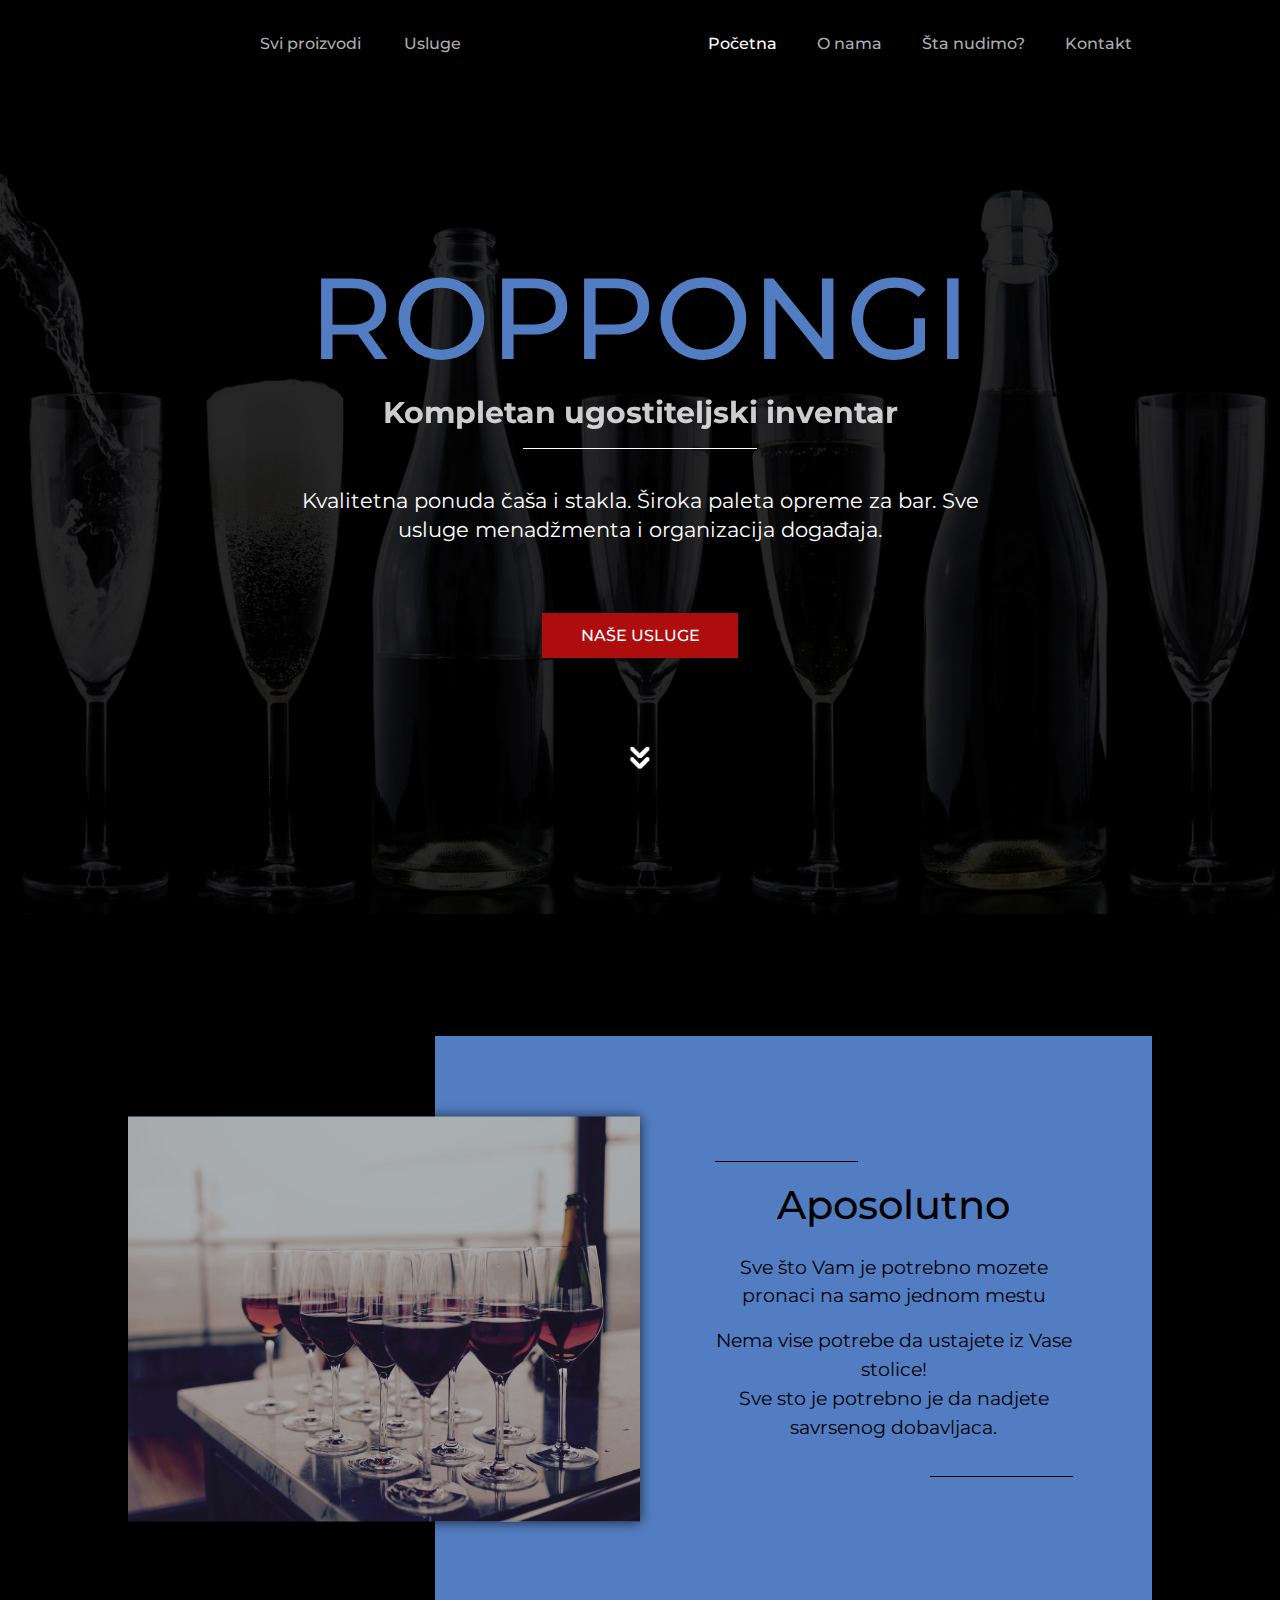
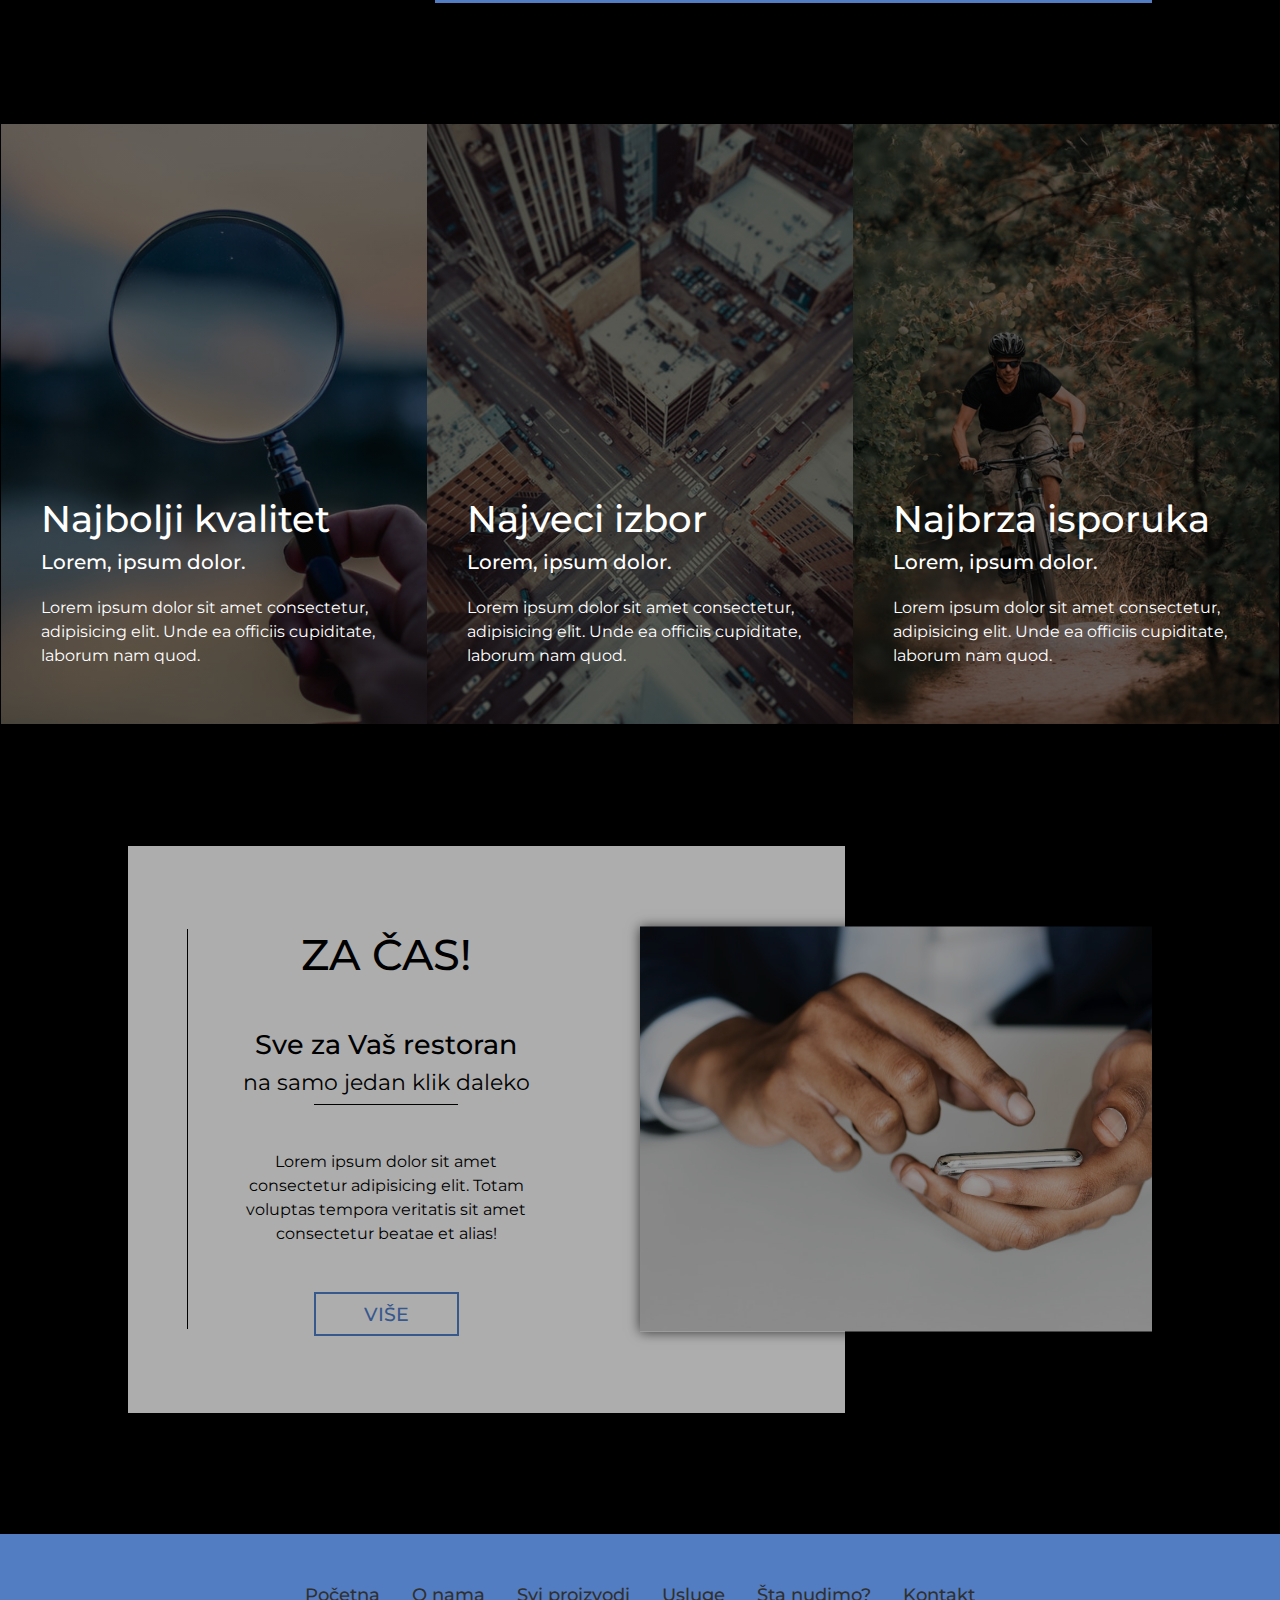
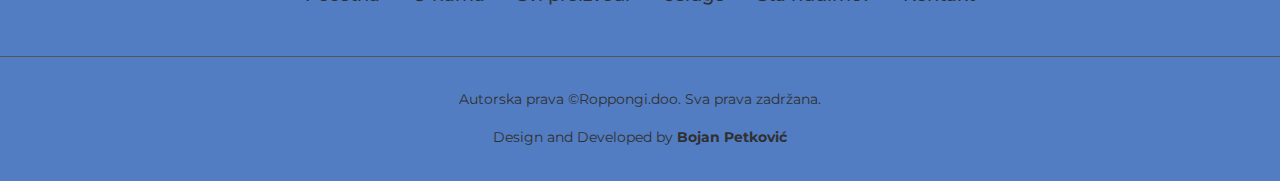
<file: index.html>
<!DOCTYPE html>
<html lang="en">
  <head>
    <meta charset="UTF-8" />
    <meta name="viewport" content="width=device-width, initial-scale=1.0" />
    <meta http-equiv="X-UA-Compatible" content="ie=edge" />
    <link
      rel="stylesheet"
      href="https://stackpath.bootstrapcdn.com/bootstrap/4.3.1/css/bootstrap.min.css"
      integrity="sha384-ggOyR0iXCbMQv3Xipma34MD+dH/1fQ784/j6cY/iJTQUOhcWr7x9JvoRxT2MZw1T"
      crossorigin="anonymous"
    />
    <link
      rel="stylesheet"
      href="https://use.fontawesome.com/releases/v5.8.1/css/all.css"
      integrity="sha384-50oBUHEmvpQ+1lW4y57PTFmhCaXp0ML5d60M1M7uH2+nqUivzIebhndOJK28anvf"
      crossorigin="anonymous"
    />
    <link rel="stylesheet" href="css/style.css" type="text/css" />
    <title>Document</title>
  </head>

  <body>
    <nav class="nav_bar">
      <div class="nav_bar__header">
        <a href="index.html" class="nav_bar__logo"
          ><i class="fas fa-glass-martini-alt"></i
        ></a>
        <div class="nav_bar__btn">
          <div class="bar bar1"></div>
          <div class="bar bar2"></div>
          <div class="bar bar3"></div>
        </div>
      </div>
      <ul class="nav_bar__links">
        <!-- single link -->
        <li>
          <a href="index.html" class="nav_bar__single-link active_link">
            Početna
          </a>
        </li>
        <!-- single link -->
        <li>
          <a href="about.html" class="nav_bar__single-link">
            O nama
          </a>
        </li>
        <!-- single link -->
        <li>
          <a
            href="products.html"
            class="nav_bar__single-link"
            id="sviProizvodi"
          >
            Svi proizvodi
          </a>
        </li>
        <!-- single link -->
        <li>
          <a href="services.html" class="nav_bar__single-link" id="usluge">
            Usluge
          </a>
        </li>
        <!-- single link -->
        <li>
          <a href="offer.html" class="nav_bar__single-link">
            Šta nudimo?
          </a>
        </li>
        <!-- single link -->
        <li>
          <a href="contact.html" class="nav_bar__single-link">
            Kontakt
          </a>
        </li>
      </ul>
    </nav>
    <div class="myContainer">
      <div class="hero">
        <h1>ROPPONGI</h1>
        <h3>Kompletan ugostiteljski inventar</h3>
        <div class="line"></div>
        <p>
          Kvalitetna ponuda čaša i stakla. Široka paleta opreme za bar. Sve
          usluge menadžmenta i organizacija događaja.
        </p>
        <a href="usluge.html">NAŠE USLUGE</a><br />
        <img src="img/scroll-white.png" />
      </div>
    </div>

    <!--  FIRST SECTION   -->
    <section>
      <div class="container1">
        <div class="text_area">
          <div class="text_div">
            <h1>Aposolutno</h1>
            <p>Sve što Vam je potrebno mozete pronaci na samo jednom mestu</p>
            <p>
              Nema vise potrebe da ustajete iz Vase stolice! <br />
              Sve sto je potrebno je da nadjete savrsenog dobavljaca.
            </p>
          </div>
        </div>
        <div class="img_area"></div>
      </div>
    </section>

    <!--  SECOND SECTION   -->
    <section>
      <div class="container2">
        <div class="caption caption1">
          <div>
            <h1>Najbolji kvalitet</h1>
            <h5>Lorem, ipsum dolor.</h5>
            <p>
              Lorem ipsum dolor sit amet consectetur, adipisicing elit. Unde ea
              officiis cupiditate, laborum nam quod.
            </p>
          </div>
        </div>
        <div class="caption caption2">
          <div>
            <h1>Najveci izbor</h1>
            <h5>Lorem, ipsum dolor.</h5>
            <p>
              Lorem ipsum dolor sit amet consectetur, adipisicing elit. Unde ea
              officiis cupiditate, laborum nam quod.
            </p>
          </div>
        </div>
        <div class="caption caption3">
          <div>
            <h1>Najbrza isporuka</h1>
            <h5>Lorem, ipsum dolor.</h5>
            <p>
              Lorem ipsum dolor sit amet consectetur, adipisicing elit. Unde ea
              officiis cupiditate, laborum nam quod.
            </p>
          </div>
        </div>
      </div>
    </section>

    <!--  THIRD SECTION   -->
    <section>
      <div class="container3">
        <div class="text_area">
          <div class="text_div">
            <h1>Za čas!</h1>
            <h3>Sve za Vaš restoran</h3>
            <h5>na samo jedan klik daleko</h5>
            <div class="line"></div>
            <p>
              Lorem ipsum dolor sit amet consectetur adipisicing elit. Totam
              voluptas tempora veritatis sit amet consectetur beatae et alias!
            </p>
            <a href="#">više</a>
          </div>
        </div>
        <div class="img_area"></div>
      </div>
    </section>
    <footer>
      <ul>
        <li><a href="index.html">Početna</a></li>
        <li><a href="about.html">O nama</a></li>
        <li><a href="products.html">Svi proizvodi</a></li>
        <li><a href="services.html">Usluge</a></li>
        <li><a href="offer.html">Šta nudimo?</a></li>
        <li><a href="contact.html">Kontakt</a></li>
      </ul>
      <div class="line"></div>
      <p>Autorska prava &copy;Roppongi.doo. Sva prava zadržana.</p>
      <p>Design and Developed by <strong>Bojan Petković</strong></p>
    </footer>
    <!--    SCRIPTS    -->
    <script
      src="https://code.jquery.com/jquery-3.3.1.slim.min.js"
      integrity="sha384-q8i/X+965DzO0rT7abK41JStQIAqVgRVzpbzo5smXKp4YfRvH+8abtTE1Pi6jizo"
      crossorigin="anonymous"
    ></script>
    <script
      src="https://cdnjs.cloudflare.com/ajax/libs/popper.js/1.14.7/umd/popper.min.js"
      integrity="sha384-UO2eT0CpHqdSJQ6hJty5KVphtPhzWj9WO1clHTMGa3JDZwrnQq4sF86dIHNDz0W1"
      crossorigin="anonymous"
    ></script>
    <script
      src="https://stackpath.bootstrapcdn.com/bootstrap/4.3.1/js/bootstrap.min.js"
      integrity="sha384-JjSmVgyd0p3pXB1rRibZUAYoIIy6OrQ6VrjIEaFf/nJGzIxFDsf4x0xIM+B07jRM"
      crossorigin="anonymous"
    ></script>
    <script src="js/main.js"></script>
  </body>
</html>
</file>
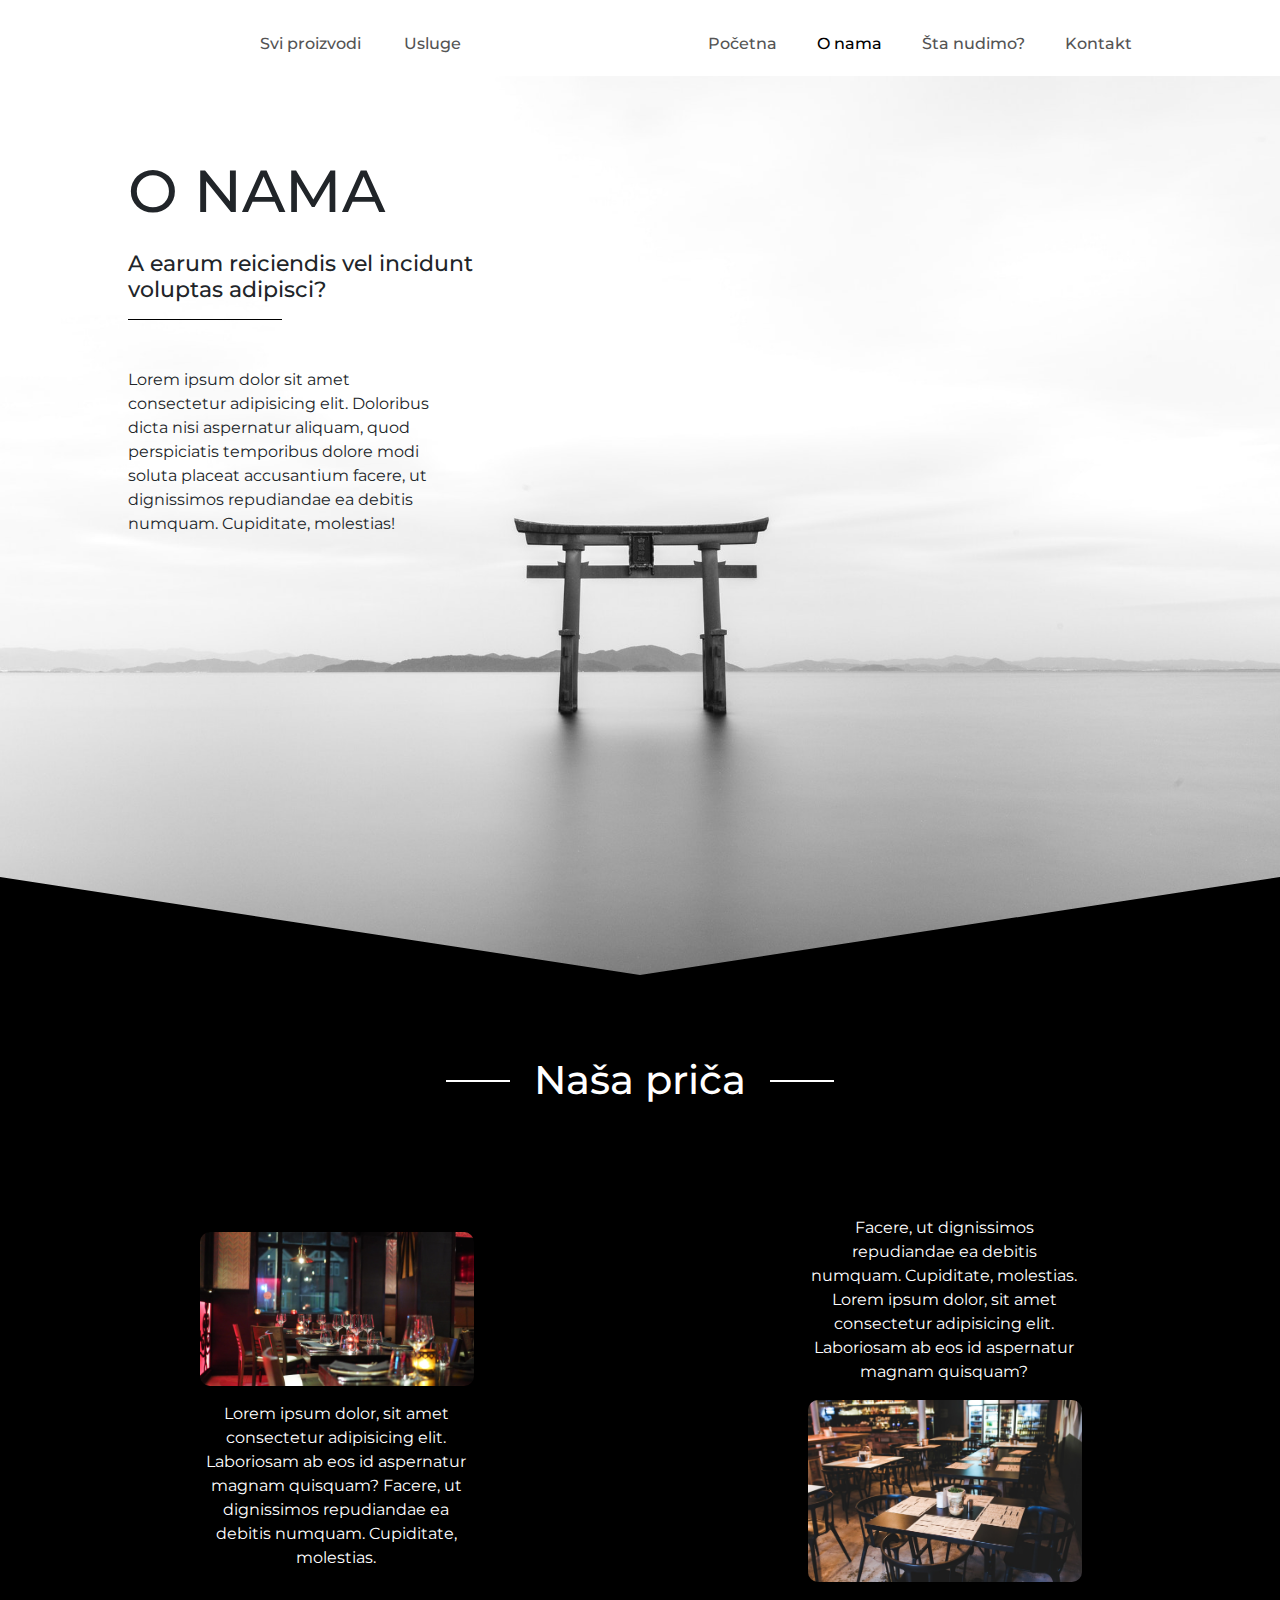
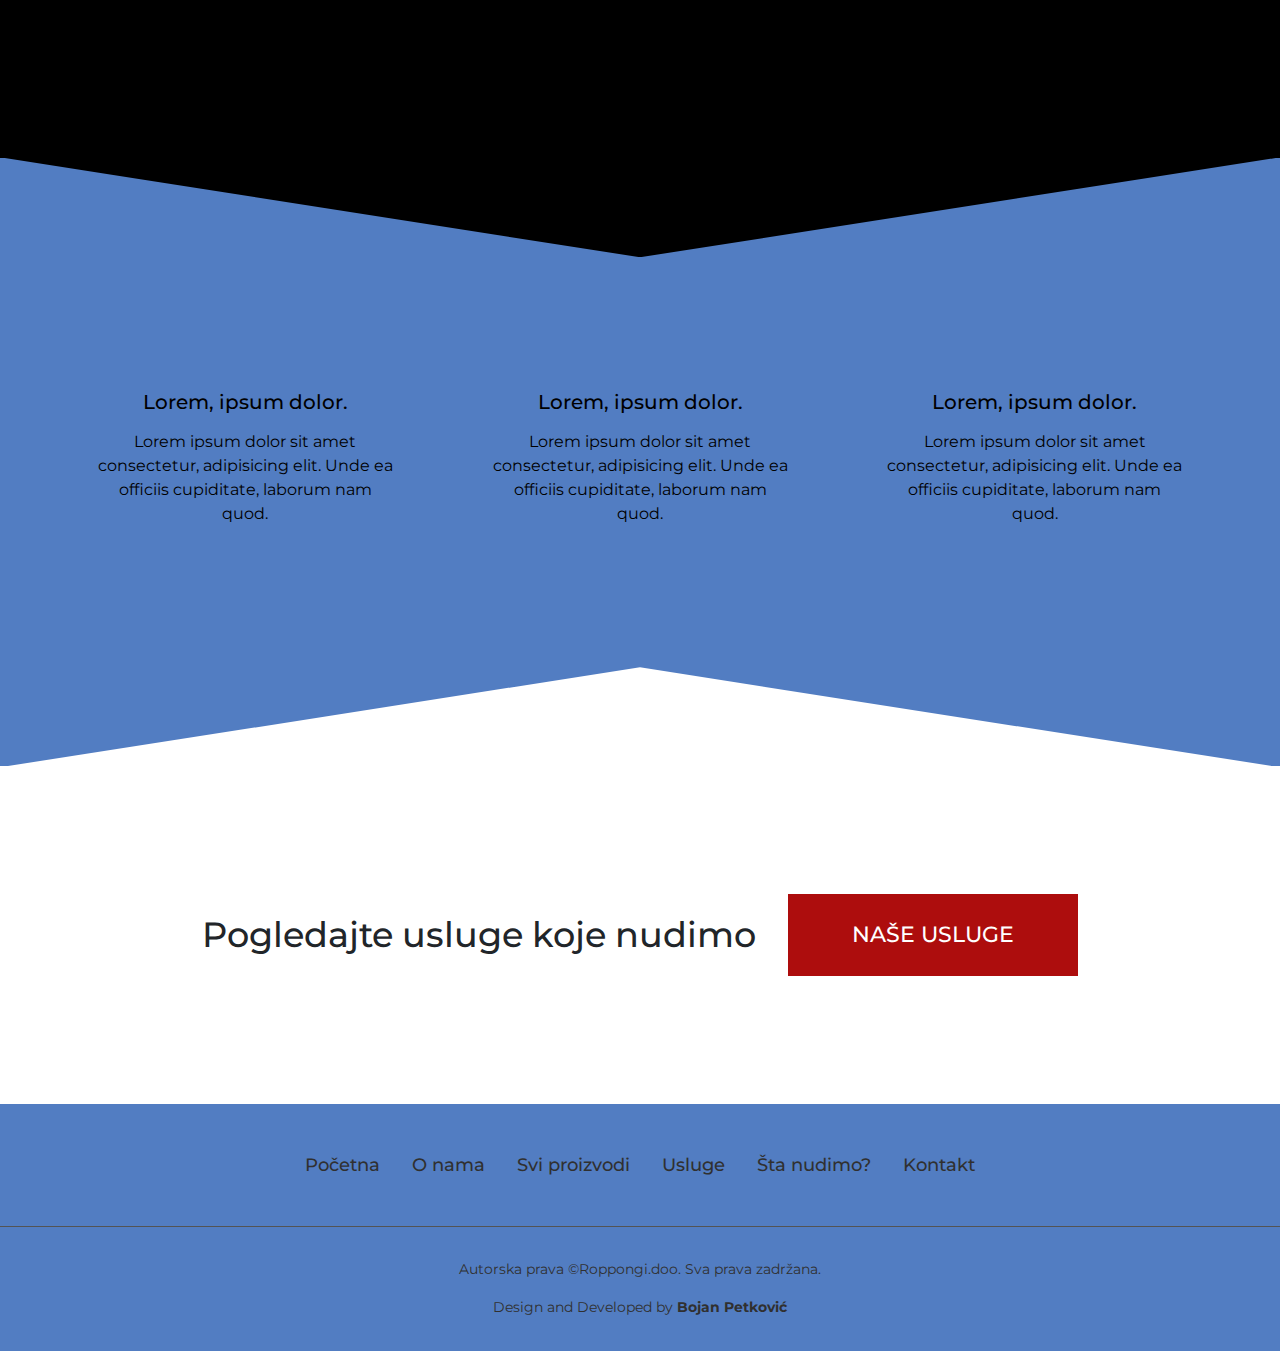
<file: about.html>
<!DOCTYPE html>
<html lang="en">
  <head>
    <meta charset="UTF-8" />
    <meta name="viewport" content="width=device-width, initial-scale=1.0" />
    <meta http-equiv="X-UA-Compatible" content="ie=edge" />
    <link
      rel="stylesheet"
      href="https://stackpath.bootstrapcdn.com/bootstrap/4.3.1/css/bootstrap.min.css"
      integrity="sha384-ggOyR0iXCbMQv3Xipma34MD+dH/1fQ784/j6cY/iJTQUOhcWr7x9JvoRxT2MZw1T"
      crossorigin="anonymous"
    />
    <link
      rel="stylesheet"
      href="https://use.fontawesome.com/releases/v5.8.1/css/all.css"
      integrity="sha384-50oBUHEmvpQ+1lW4y57PTFmhCaXp0ML5d60M1M7uH2+nqUivzIebhndOJK28anvf"
      crossorigin="anonymous"
    />
    <link rel="stylesheet" href="css/style.css" type="text/css" />
    <title>Document</title>
  </head>

  <body>
    <nav class="nav_bar" style="background-color:white">
      <div class="nav_bar__header" style="background-color:white">
        <a href="index.html" class="nav_bar__logo nav_bar__logo__black"
          ><i class="fas fa-glass-martini-alt"></i
        ></a>
        <div class="nav_bar__btn">
          <div class="bar bar__black bar1 "></div>
          <div class="bar bar__black bar2"></div>
          <div class="bar bar__black bar3"></div>
        </div>
      </div>
      <ul class="nav_bar__links">
        <!-- single link -->
        <li>
          <a href="index.html" class="nav_bar__single-link black_single-link">
            Početna
          </a>
        </li>
        <!-- single link -->
        <li>
          <a
            href="about.html"
            class="nav_bar__single-link black_single-link active_link__black"
          >
            O nama
          </a>
        </li>
        <!-- single link -->
        <li>
          <a
            href="products.html"
            class="nav_bar__single-link black_single-link"
            id="sviProizvodi"
          >
            Svi proizvodi
          </a>
        </li>
        <!-- single link -->
        <li>
          <a
            href="services.html"
            class="nav_bar__single-link black_single-link"
            id="usluge"
          >
            Usluge
          </a>
        </li>
        <!-- single link -->
        <li>
          <a href="offer.html" class="nav_bar__single-link black_single-link">
            Šta nudimo?
          </a>
        </li>
        <!-- single link -->
        <li>
          <a href="contact.html" class="nav_bar__single-link black_single-link">
            Kontakt
          </a>
        </li>
      </ul>
    </nav>
    <div class="about_us">
      <div class="about_hero">
        <h1>O nama</h1>
        <h3>A earum reiciendis vel incidunt voluptas adipisci?</h3>
        <div class="line"></div>
        <p>
          Lorem ipsum dolor sit amet consectetur adipisicing elit. Doloribus
          dicta nisi aspernatur aliquam, quod perspiciatis temporibus dolore
          modi soluta placeat accusantium facere, ut dignissimos repudiandae ea
          debitis numquam. Cupiditate, molestias!
        </p>
      </div>
    </div>

    <!--  FIRST SECTION   -->

    <section>
      <div class="container1_about">
        <h1>Naša priča</h1>
        <div class="figure">
          <figure class="figure__one">
            <img src="img/figure-1.jpg" alt="????????" />
            <figcaption>
              Lorem ipsum dolor, sit amet consectetur adipisicing elit.
              Laboriosam ab eos id aspernatur magnam quisquam? Facere, ut
              dignissimos repudiandae ea debitis numquam. Cupiditate, molestias.
            </figcaption>
          </figure>
          <figure class="figure__two">
            <img src="img/figure-2.jpg" alt="???????????" />
            <figcaption>
              Facere, ut dignissimos repudiandae ea debitis numquam. Cupiditate,
              molestias. Lorem ipsum dolor, sit amet consectetur adipisicing
              elit. Laboriosam ab eos id aspernatur magnam quisquam?
            </figcaption>
          </figure>
        </div>
      </div>
    </section>

    <!--  SECOND SECTION   -->

    <section>
      <div class="container2_about">
        <div class="caption">
          <div>
            <h1><i class="fab fa-alipay"></i></h1>
            <h5>Lorem, ipsum dolor.</h5>
            <p>
              Lorem ipsum dolor sit amet consectetur, adipisicing elit. Unde ea
              officiis cupiditate, laborum nam quod.
            </p>
          </div>
        </div>
        <div class="caption">
          <div>
            <h1><i class="fab fa-amazon-pay"></i></h1>
            <h5>Lorem, ipsum dolor.</h5>
            <p>
              Lorem ipsum dolor sit amet consectetur, adipisicing elit. Unde ea
              officiis cupiditate, laborum nam quod.
            </p>
          </div>
        </div>
        <div class="caption">
          <div>
            <h1><i class="fas fa-arrows-alt"></i></h1>
            <h5>Lorem, ipsum dolor.</h5>
            <p>
              Lorem ipsum dolor sit amet consectetur, adipisicing elit. Unde ea
              officiis cupiditate, laborum nam quod.
            </p>
          </div>
        </div>
      </div>
    </section>

    <!--  THIRD SECTION   -->

    <section>
      <div class="container3_about">
        <h1>Pogledajte usluge koje nudimo</h1>
        <a href="usluge.html">Naše usluge</a>
      </div>
    </section>
    <footer>
      <ul>
        <li><a href="index.html">Početna</a></li>
        <li><a href="about.html">O nama</a></li>
        <li><a href="products.html">Svi proizvodi</a></li>
        <li><a href="services.html">Usluge</a></li>
        <li><a href="offer.html">Šta nudimo?</a></li>
        <li><a href="contact.html">Kontakt</a></li>
      </ul>
      <div class="line"></div>
      <p>Autorska prava &copy;Roppongi.doo. Sva prava zadržana.</p>
      <p>Design and Developed by <strong>Bojan Petković</strong></p>
    </footer>
    <!--    SCRIPTS    -->
    <script
      src="https://code.jquery.com/jquery-3.3.1.slim.min.js"
      integrity="sha384-q8i/X+965DzO0rT7abK41JStQIAqVgRVzpbzo5smXKp4YfRvH+8abtTE1Pi6jizo"
      crossorigin="anonymous"
    ></script>
    <script
      src="https://cdnjs.cloudflare.com/ajax/libs/popper.js/1.14.7/umd/popper.min.js"
      integrity="sha384-UO2eT0CpHqdSJQ6hJty5KVphtPhzWj9WO1clHTMGa3JDZwrnQq4sF86dIHNDz0W1"
      crossorigin="anonymous"
    ></script>
    <script
      src="https://stackpath.bootstrapcdn.com/bootstrap/4.3.1/js/bootstrap.min.js"
      integrity="sha384-JjSmVgyd0p3pXB1rRibZUAYoIIy6OrQ6VrjIEaFf/nJGzIxFDsf4x0xIM+B07jRM"
      crossorigin="anonymous"
    ></script>
    <script src="js/main.js"></script>
  </body>
</html>
</file>
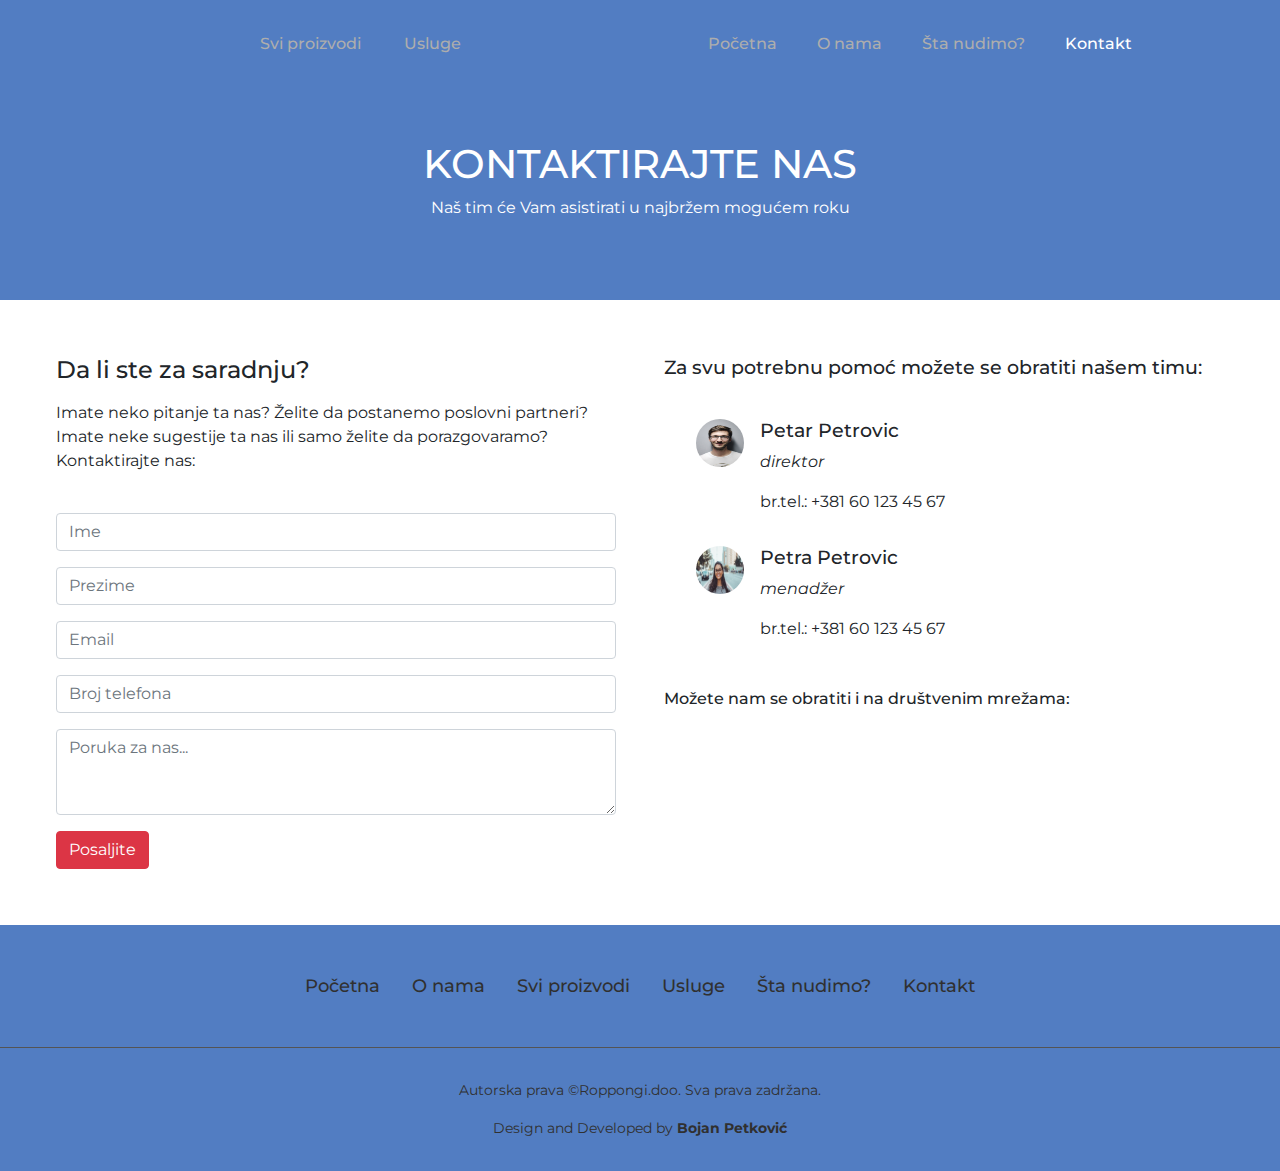
<file: contact.html>
<!DOCTYPE html>
<html lang="en">
  <head>
    <meta charset="UTF-8" />
    <meta name="viewport" content="width=device-width, initial-scale=1.0" />
    <meta http-equiv="X-UA-Compatible" content="ie=edge" />
    <link
      rel="stylesheet"
      href="https://stackpath.bootstrapcdn.com/bootstrap/4.3.1/css/bootstrap.min.css"
      integrity="sha384-ggOyR0iXCbMQv3Xipma34MD+dH/1fQ784/j6cY/iJTQUOhcWr7x9JvoRxT2MZw1T"
      crossorigin="anonymous"
    />
    <link
      rel="stylesheet"
      href="https://use.fontawesome.com/releases/v5.8.1/css/all.css"
      integrity="sha384-50oBUHEmvpQ+1lW4y57PTFmhCaXp0ML5d60M1M7uH2+nqUivzIebhndOJK28anvf"
      crossorigin="anonymous"
    />
    <link rel="stylesheet" href="css/style.css" type="text/css" />
    <title>Document</title>
  </head>

  <body>
    <nav class="nav_bar" style="background-color:#527dc2">
      <div class="nav_bar__header" style="background-color:#527dc2">
        <a href="index.html" class="nav_bar__logo nav_bar__logo__about"
          ><i class="fas fa-glass-martini-alt"></i
        ></a>
        <div class="nav_bar__btn">
          <div class="bar bar__about bar1 "></div>
          <div class="bar bar__about bar2"></div>
          <div class="bar bar__about bar3"></div>
        </div>
      </div>
      <ul class="nav_bar__links">
        <!-- single link -->
        <li>
          <a href="index.html" class="nav_bar__single-link single-link">
            Početna
          </a>
        </li>
        <!-- single link -->
        <li>
          <a href="about.html" class="nav_bar__single-link single-link">
            O nama
          </a>
        </li>
        <!-- single link -->
        <li>
          <a
            href="products.html"
            class="nav_bar__single-link single-link"
            id="sviProizvodi"
          >
            Svi proizvodi
          </a>
        </li>
        <!-- single link -->
        <li>
          <a
            href="services.html"
            class="nav_bar__single-link single-link"
            id="usluge"
          >
            Usluge
          </a>
        </li>
        <!-- single link -->
        <li>
          <a href="offer.html" class="nav_bar__single-link single-link">
            Šta nudimo?
          </a>
        </li>
        <!-- single link -->
        <li>
          <a
            href="contact.html"
            class="nav_bar__single-link single-link active_link"
          >
            Kontakt
          </a>
        </li>
      </ul>
    </nav>

    <div class="contact_hero">
      <div>
        <h1>kontaktirajte nas</h1>
        <p>Naš tim će Vam asistirati u najbržem mogućem roku</p>
      </div>
    </div>

    <div class="container_contact">
      <div class="left">
        <h4>Da li ste za saradnju?</h4>
        <p>
          Imate neko pitanje ta nas? Želite da postanemo poslovni partneri?
          Imate neke sugestije ta nas ili samo želite da porazgovaramo?
          Kontaktirajte nas:
        </p>
        <form>
          <div class="form-row">
            <div class="form-group col-12">
              <input type="text" class="form-control" placeholder="Ime" />
            </div>
            <div class="form-group col-12">
              <input type="text" class="form-control" placeholder="Prezime" />
            </div>
            <div class="form-group col-12">
              <input
                type="email"
                class="form-control"
                id="inputEmail4"
                placeholder="Email"
              />
            </div>
            <div class="form-group col-12">
              <input
                type="text"
                class="form-control"
                placeholder="Broj telefona"
              />
            </div>
            <div class="form-group col-12">
              <textarea
                class="form-control"
                id="exampleFormControlTextarea1"
                rows="3"
                placeholder="Poruka za nas..."
              ></textarea>
            </div>
          </div>
          <button type="submit" class="btn btn-danger">Posaljite</button>
        </form>
      </div>
      <div class="right">
        <h5>Za svu potrebnu pomoć možete se obratiti našem timu:</h5>
        <div class="team">
          <div class="media">
            <img src="img/head1.jpg" class="mr-3" alt="..." />
            <div class="media-body">
              <h5 class="mt-0">Petar Petrovic</h5>
              <p><i>direktor</i></p>
              <p>br.tel.: +381 60 123 45 67</p>
            </div>
          </div>
          <div class="media">
            <img src="img/head2.jpg" class="mr-3" alt="..." />
            <div class="media-body">
              <h5 class="mt-0">Petra Petrovic</h5>
              <p><i>menadžer</i></p>
              <p>br.tel.: +381 60 123 45 67</p>
            </div>
          </div>
        </div>
        <h6>Možete nam se obratiti i na društvenim mrežama:</h6>
        <a href=""><i class="fab fa-instagram" style="color:#bb6e2f"></i></a>
        <a href=""><i class="fab fa-facebook-f" style="color:#3b3bcf"></i></a>
        <a href=""><i class="fab fa-whatsapp" style="color:#199b19"></i></a>
        <a href=""><i class="fab fa-viber" style="color:#af1daf"></i></a>
      </div>
    </div>

    <footer>
      <ul>
        <li><a href="index.html">Početna</a></li>
        <li><a href="about.html">O nama</a></li>
        <li><a href="products.html">Svi proizvodi</a></li>
        <li><a href="services.html">Usluge</a></li>
        <li><a href="offer.html">Šta nudimo?</a></li>
        <li><a href="contact.html">Kontakt</a></li>
      </ul>
      <div class="line"></div>
      <p>Autorska prava &copy;Roppongi.doo. Sva prava zadržana.</p>
      <p>Design and Developed by <strong>Bojan Petković</strong></p>
    </footer>
    <!--    SCRIPTS    -->
    <script
      src="https://code.jquery.com/jquery-3.3.1.slim.min.js"
      integrity="sha384-q8i/X+965DzO0rT7abK41JStQIAqVgRVzpbzo5smXKp4YfRvH+8abtTE1Pi6jizo"
      crossorigin="anonymous"
    ></script>
    <script
      src="https://cdnjs.cloudflare.com/ajax/libs/popper.js/1.14.7/umd/popper.min.js"
      integrity="sha384-UO2eT0CpHqdSJQ6hJty5KVphtPhzWj9WO1clHTMGa3JDZwrnQq4sF86dIHNDz0W1"
      crossorigin="anonymous"
    ></script>
    <script
      src="https://stackpath.bootstrapcdn.com/bootstrap/4.3.1/js/bootstrap.min.js"
      integrity="sha384-JjSmVgyd0p3pXB1rRibZUAYoIIy6OrQ6VrjIEaFf/nJGzIxFDsf4x0xIM+B07jRM"
      crossorigin="anonymous"
    ></script>
    <script src="js/main.js"></script>
  </body>
</html>
</file>
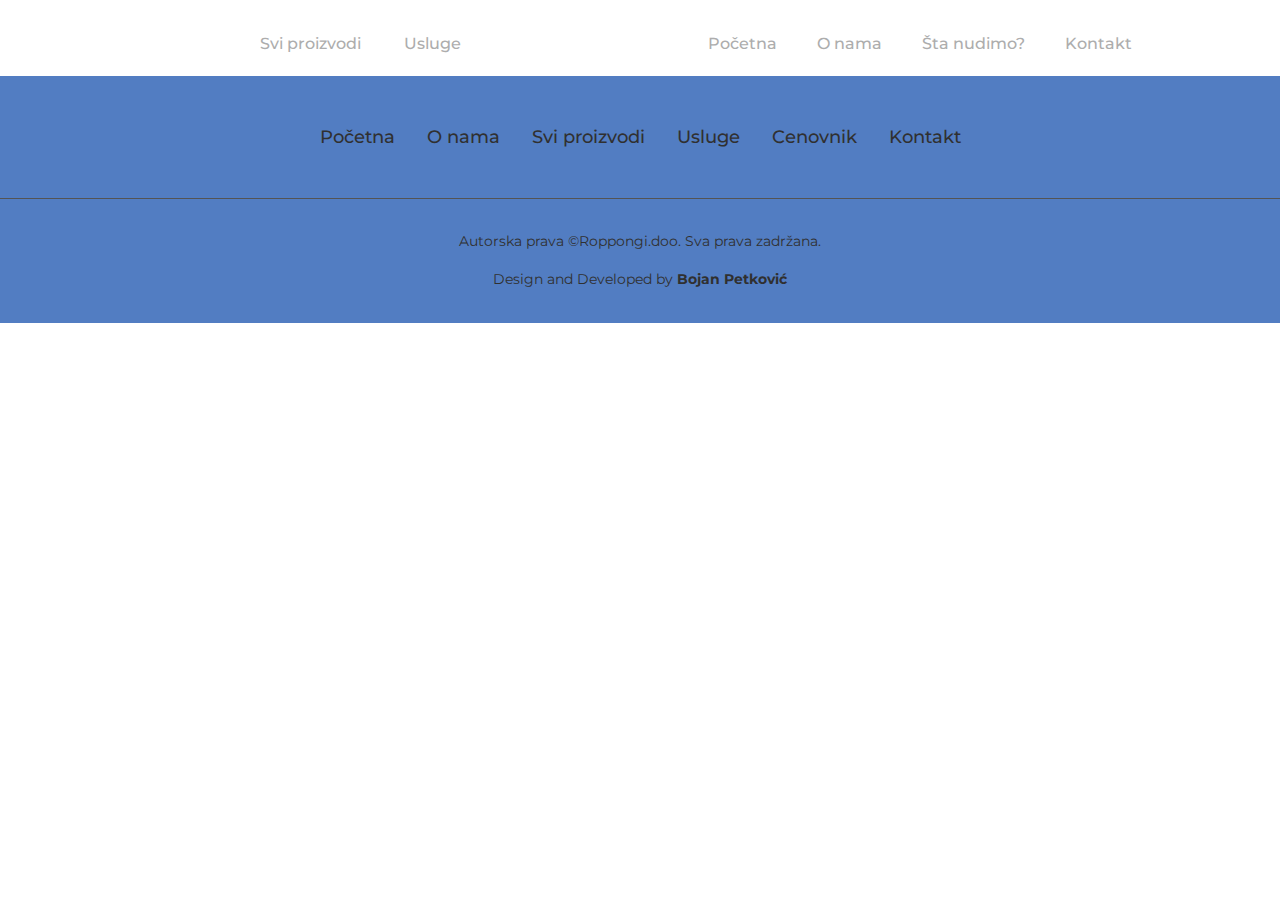
<file: offer.html>
<!DOCTYPE html>
<html lang="en">
  <head>
    <meta charset="UTF-8" />
    <meta name="viewport" content="width=device-width, initial-scale=1.0" />
    <meta http-equiv="X-UA-Compatible" content="ie=edge" />
    <link
      rel="stylesheet"
      href="https://stackpath.bootstrapcdn.com/bootstrap/4.3.1/css/bootstrap.min.css"
      integrity="sha384-ggOyR0iXCbMQv3Xipma34MD+dH/1fQ784/j6cY/iJTQUOhcWr7x9JvoRxT2MZw1T"
      crossorigin="anonymous"
    />
    <link
      rel="stylesheet"
      href="https://use.fontawesome.com/releases/v5.8.1/css/all.css"
      integrity="sha384-50oBUHEmvpQ+1lW4y57PTFmhCaXp0ML5d60M1M7uH2+nqUivzIebhndOJK28anvf"
      crossorigin="anonymous"
    />
    <link rel="stylesheet" href="css/style.css" type="text/css" />
    <title>Document</title>
  </head>

  <body>
    <nav class="nav_bar" style="background-color:white">
      <div class="nav_bar__header" style="background-color:white">
        <a href="index.html" class="nav_bar__logo nav_bar__logo__about"
          ><i class="fas fa-glass-martini-alt"></i
        ></a>
        <div class="nav_bar__btn">
          <div class="bar bar__about bar1 "></div>
          <div class="bar bar__about bar2"></div>
          <div class="bar bar__about bar3"></div>
        </div>
      </div>
      <ul class="nav_bar__links">
        <!-- single link -->
        <li>
          <a href="index.html" class="nav_bar__single-link about_single-link">
            Početna
          </a>
        </li>
        <!-- single link -->
        <li>
          <a
            href="about.html"
            class="nav_bar__single-link about_single-link active_link__about"
          >
            O nama
          </a>
        </li>
        <!-- single link -->
        <li>
          <a
            href="#"
            class="nav_bar__single-link about_single-link"
            id="sviProizvodi"
          >
            Svi proizvodi
          </a>
        </li>
        <!-- single link -->
        <li>
          <a
            href="offer.html"
            class="nav_bar__single-link about_single-link"
            id="usluge"
          >
            Usluge
          </a>
        </li>
        <!-- single link -->
        <li>
          <a href="#" class="nav_bar__single-link about_single-link">
            Šta nudimo?
          </a>
        </li>
        <!-- single link -->
        <li>
          <a href="#" class="nav_bar__single-link about_single-link">
            Kontakt
          </a>
        </li>
      </ul>
    </nav>
    <div class="offer">
      <div class="offer_hero"></div>
    </div>

    <!--  FIRST SECTION   -->

    <section>
      <div class="container1_offer"></div>
    </section>

    <!--  SECOND SECTION   -->

    <section>
      <div class="container2_offer"></div>
    </section>

    <!--  THIRD SECTION   -->

    <section>
      <div class="container3_offer"></div>
    </section>
    <footer>
      <ul>
        <li><a href="index.html">Početna</a></li>
        <li><a href="about.html">O nama</a></li>
        <li><a href="http://">Svi proizvodi</a></li>
        <li><a href="http://">Usluge</a></li>
        <li><a href="http://">Cenovnik</a></li>
        <li><a href="http://">Kontakt</a></li>
      </ul>
      <div class="line"></div>
      <p>Autorska prava &copy;Roppongi.doo. Sva prava zadržana.</p>
      <p>Design and Developed by <strong>Bojan Petković</strong></p>
    </footer>
    <!--    SCRIPTS    -->
    <script
      src="https://code.jquery.com/jquery-3.3.1.slim.min.js"
      integrity="sha384-q8i/X+965DzO0rT7abK41JStQIAqVgRVzpbzo5smXKp4YfRvH+8abtTE1Pi6jizo"
      crossorigin="anonymous"
    ></script>
    <script
      src="https://cdnjs.cloudflare.com/ajax/libs/popper.js/1.14.7/umd/popper.min.js"
      integrity="sha384-UO2eT0CpHqdSJQ6hJty5KVphtPhzWj9WO1clHTMGa3JDZwrnQq4sF86dIHNDz0W1"
      crossorigin="anonymous"
    ></script>
    <script
      src="https://stackpath.bootstrapcdn.com/bootstrap/4.3.1/js/bootstrap.min.js"
      integrity="sha384-JjSmVgyd0p3pXB1rRibZUAYoIIy6OrQ6VrjIEaFf/nJGzIxFDsf4x0xIM+B07jRM"
      crossorigin="anonymous"
    ></script>
    <script src="js/main.js"></script>
  </body>
</html>
</file>
<file: css/style.css>
@import url("https://fonts.googleapis.com/css?family=Montserrat:400,500,700");
* {
  margin: 0;
  padding: 0;
  box-sizing: border-box;
}

body {
  font-family: "Montserrat", sans-serif;
}

a {
  color: black;
  text-decoration: none;
}
a:hover {
  text-decoration: none;
  color: black;
  cursor: pointer;
}

li {
  list-style-type: none;
}

@media only screen and (min-width: 992px) {
  .nav_bar {
    display: flex;
    justify-content: space-between;
    background-color: black;
  }
}
.nav_bar__logo {
  text-decoration: none;
  color: white;
  font-weight: 700;
  font-size: 2.5rem;
  margin-left: 1.5rem;
  transition: all 0.1s ease;
  outline: none;
}
@media only screen and (min-width: 768px) {
  .nav_bar__logo {
    margin-left: 4rem;
    margin-top: 0.3rem;
  }
}
@media only screen and (min-width: 992px) {
  .nav_bar__logo {
    color: #adadad;
  }
}
@media only screen and (min-width: 1200px) {
  .nav_bar__logo {
    margin-left: 8rem;
  }
}
.nav_bar__logo:hover {
  color: white;
}
.nav_bar__logo__black {
  color: #3b3b3b;
}
.nav_bar__logo__black:hover {
  color: black;
}
.nav_bar__header {
  background: black;
  display: flex;
  justify-content: space-between;
  padding: 0.5rem 1rem;
}
.nav_bar__btn {
  align-self: center;
  cursor: pointer;
}
@media only screen and (min-width: 992px) {
  .nav_bar__btn {
    display: none;
  }
}
.nav_bar__links {
  margin-bottom: 0;
  list-style-type: none;
  transition: all 0.7s ease;
  height: 0;
  overflow: hidden;
}
@media only screen and (min-width: 992px) {
  .nav_bar__links {
    height: auto;
    display: flex;
    margin-right: 4rem;
    justify-content: flex-end;
  }
}
@media only screen and (min-width: 1200px) {
  .nav_bar__links {
    overflow: inherit;
    margin-right: 8rem;
  }
}
.nav_bar__collapse {
  height: 384px;
}
@media only screen and (min-width: 992px) {
  .nav_bar__collapse {
    height: 60px;
  }
}
.nav_bar__single-link {
  padding: 1.25rem;
  font-weight: 500;
  display: block;
  background: #527dc2;
  padding-left: 4rem;
  font-size: 1rem;
  text-decoration: none;
  color: black;
  cursor: pointer;
  transition: all 0.1s ease;
  outline: none;
}
@media only screen and (min-width: 992px) {
  .nav_bar__single-link {
    display: block;
    background: none;
    padding: 2rem 1.25rem 1.25rem;
    color: #adadad;
  }
}
.nav_bar__single-link:hover {
  padding-left: 3rem;
  background: #37588d;
}
@media only screen and (min-width: 992px) {
  .nav_bar__single-link:hover {
    background: none;
    padding: 2rem 1.25rem 1.25rem;
    color: white;
  }
}
.nav_bar .active_link {
  color: white;
}
.nav_bar .active_link__black {
  color: black;
}
@media only screen and (min-width: 1200px) {
  .nav_bar #sviProizvodi {
    position: absolute;
    left: 15rem;
  }
}
@media only screen and (min-width: 1200px) {
  .nav_bar #usluge {
    position: absolute;
    left: 24rem;
  }
}

.bar {
  background-color: white;
}
.bar__black {
  background-color: black;
}

.bar1,
.bar2,
.bar3 {
  width: 30px;
  height: 5px;
  margin: 0.5rem;
  transition: all 0.5s ease;
}

.change .bar1 {
  transform: rotate(-45deg) translate(-10px, 10px);
}

.change .bar2 {
  opacity: 0;
}

.change .bar3 {
  transform: rotate(45deg) translate(-8px, -8px);
}

@media only screen and (min-width: 992px) {
  .black_single-link {
    color: #545454;
  }
  .black_single-link:hover {
    color: black;
  }
}

.myContainer {
  background: linear-gradient(rgba(0, 0, 0, 0.85), rgba(0, 0, 0, 0.85)), url("../img/bg-small.jpg") center/cover no-repeat;
}
@media only screen and (min-width: 768px) {
  .myContainer {
    background: linear-gradient(rgba(0, 0, 0, 0.85), rgba(0, 0, 0, 0.85)), url("../img/img-1.jpg") center/cover no-repeat;
  }
}
@media only screen and (min-width: 992px) {
  .myContainer {
    min-height: calc(100vh - 62px);
    display: flex;
    justify-content: center;
    align-items: center;
  }
}

.hero {
  cursor: default;
  text-align: center;
  padding-top: 2rem;
}
.hero h1 {
  color: #527dc2;
  font-size: 2.8rem;
}
.hero h3 {
  color: white;
  margin-bottom: 1rem;
  font-size: 1.1rem;
  font-weight: 700;
  opacity: 0.8;
}
.hero p {
  color: white;
  margin: 2.3rem 1rem 5rem;
  font-size: 0.8rem;
  line-height: 1.4;
}
.hero a {
  color: white;
  font-weight: 500;
  background-color: #ad0d0d;
  padding: 0.8rem 2.4rem;
}
.hero a:hover {
  background-color: #dc1111;
  color: black;
}
.hero img {
  width: 30px;
  margin: 6rem 0;
}
@media only screen and (min-width: 992px) {
  .hero img {
    margin: 6rem 0 0;
  }
}
@media only screen and (min-width: 576px) {
  .hero .line {
    content: "";
    height: 1px;
    width: 20%;
    background-color: white;
    margin: 0 auto;
  }
  .hero h1 {
    font-size: 4.5rem;
  }
  .hero h3 {
    font-size: 1.4rem;
  }
  .hero p {
    font-size: 1rem;
    margin: 2.3rem 3rem 5rem;
  }
}
@media only screen and (min-width: 768px) {
  .hero h1 {
    font-size: 5.5rem;
  }
  .hero h3 {
    font-size: 1.6rem;
  }
  .hero p {
    font-size: 1.2rem;
  }
}
@media only screen and (min-width: 992px) {
  .hero h1 {
    font-size: 6.5rem;
  }
  .hero h3 {
    font-size: 1.9rem;
  }
  .hero p {
    font-size: 1.3rem;
    margin: 2.3rem 7rem 5rem;
  }
}
@media only screen and (min-width: 1200px) {
  .hero h1 {
    font-size: 7.2rem;
  }
  .hero p {
    margin: 2.3rem auto 5rem;
    width: 60%;
  }
}

.container1 {
  cursor: default;
  position: relative;
}
@media only screen and (min-width: 992px) {
  .container1 {
    background-color: black;
    height: 90vh;
    display: flex;
    justify-content: flex-end;
    align-items: center;
    padding: 0 5%;
  }
}
@media only screen and (min-width: 1200px) {
  .container1 {
    padding: 0 10%;
  }
}
.container1 .text_area {
  text-align: center;
  background-color: #527dc2;
  color: black;
  padding: 4rem;
}
@media only screen and (min-width: 576px) {
  .container1 .text_area {
    padding: 6rem;
  }
}
@media only screen and (min-width: 992px) {
  .container1 .text_area {
    background-color: #527dc2;
    height: 70%;
    width: 70%;
    padding: 0;
    display: flex;
    justify-content: flex-end;
    align-items: center;
  }
}
.container1 .text_area .text_div {
  position: relative;
}
@media only screen and (min-width: 992px) {
  .container1 .text_area .text_div {
    width: 50%;
    margin-right: 7%;
  }
}
@media only screen and (min-width: 1200px) {
  .container1 .text_area .text_div {
    margin-right: 11%;
  }
}
.container1 .text_area .text_div::before {
  content: "";
  position: absolute;
  top: -20px;
  left: 0;
  width: 40%;
  height: 1px;
  background-color: black;
}
.container1 .text_area .text_div::after {
  content: "";
  position: absolute;
  bottom: -20px;
  right: 0;
  width: 40%;
  height: 1px;
  background-color: black;
}
.container1 .text_area h1 {
  margin-bottom: 3rem;
}
@media only screen and (min-width: 992px) {
  .container1 .text_area h1 {
    margin-bottom: 1.5rem;
  }
}
.container1 .text_area p {
  margin-top: 2rem;
}
@media only screen and (min-width: 576px) {
  .container1 .text_area p {
    font-size: 1.2rem;
  }
}
@media only screen and (min-width: 992px) {
  .container1 .text_area p {
    margin-top: 1rem;
  }
}
@media only screen and (min-width: 992px) {
  .container1 .img_area {
    width: 50%;
    height: 50%;
    background-color: black;
    background: url("../img/img-2.jpg");
    background-size: cover;
    background-position: center;
    background-repeat: no-repeat;
    box-shadow: 0 0 12px rgba(0, 0, 0, 0.7);
    position: absolute;
    left: 30%;
    top: 50%;
    transform: translate(-50%, -50%);
    filter: brightness(70%);
  }
}
@media only screen and (min-width: 1200px) {
  .container1 .img_area {
    width: 40%;
  }
}

.container2 {
  cursor: default;
  background-color: black;
}
@media only screen and (min-width: 992px) {
  .container2 {
    display: flex;
    justify-content: center;
  }
}
.container2 .caption {
  color: white;
  background: black;
  width: 100%;
  height: 600px;
  display: flex;
  align-items: flex-end;
}
@media only screen and (min-width: 992px) {
  .container2 .caption {
    width: 33.3%;
  }
}
@media only screen and (min-width: 992px) {
  .container2 .caption {
    max-width: 500px;
  }
}
.container2 .caption div {
  padding: 2rem;
}
@media only screen and (min-width: 1200px) {
  .container2 .caption div {
    padding: 2.5rem;
  }
}
.container2 .caption h1 {
  font-size: 2rem;
  transition: all 0.5s ease;
}
@media only screen and (min-width: 1200px) {
  .container2 .caption h1 {
    font-size: 2.3rem;
  }
}
.container2 .caption p {
  font-size: 0.8rem;
  margin-top: 1rem;
  transition: all 0.5s ease;
}
@media only screen and (min-width: 1200px) {
  .container2 .caption p {
    font-size: 1rem;
    margin-top: 1.4rem;
  }
}
.container2 .caption h4 {
  margin-top: 0.7rem;
  transition: all 0.5s ease;
}
@media only screen and (min-width: 1200px) {
  .container2 .caption h4 {
    font-size: 1.5rem;
    margin-top: 1rem;
  }
}
.container2 .caption1 {
  background: linear-gradient(rgba(0, 0, 0, 0.6), rgba(0, 0, 0, 0.6)), url("../img/mag-glass.jpg") center/cover no-repeat;
  background-size: 122%;
  transition: all 0.5s ease;
}
.container2 .caption1:hover {
  background: linear-gradient(rgba(0, 0, 0, 0.45), rgba(0, 0, 0, 0.45)), url("../img/mag-glass.jpg") center/cover no-repeat;
  background-size: 130%;
  padding-bottom: 7px;
}
.container2 .caption1:hover h1, .container2 .caption1:hover p, .container2 .caption1:hover h4 {
  text-shadow: 10px 10px 5px black;
}
.container2 .caption2 {
  background: linear-gradient(rgba(0, 0, 0, 0.6), rgba(0, 0, 0, 0.6)), url("../img/interection.jpg") center/cover no-repeat;
  background-size: 145%;
  transition: all 0.5s ease;
}
.container2 .caption2:hover {
  background: linear-gradient(rgba(0, 0, 0, 0.45), rgba(0, 0, 0, 0.45)), url("../img/interection.jpg") center/cover no-repeat;
  background-size: 154%;
  padding-bottom: 7px;
}
.container2 .caption2:hover h1, .container2 .caption2:hover p, .container2 .caption2:hover h4 {
  text-shadow: 10px 10px 5px black;
}
.container2 .caption3 {
  background: linear-gradient(rgba(0, 0, 0, 0.6), rgba(0, 0, 0, 0.6)), url("../img/bike.jpg") center/cover no-repeat;
  background-size: 122%;
  transition: all 0.5s ease;
}
.container2 .caption3:hover {
  background: linear-gradient(rgba(0, 0, 0, 0.45), rgba(0, 0, 0, 0.45)), url("../img/bike.jpg") center/cover no-repeat;
  background-size: 130%;
  padding-bottom: 7px;
}
.container2 .caption3:hover h1, .container2 .caption3:hover p, .container2 .caption3:hover h4 {
  text-shadow: 10px 10px 5px black;
}

.container3 {
  cursor: default;
  position: relative;
}
@media only screen and (min-width: 992px) {
  .container3 {
    background-color: black;
    height: 90vh;
    display: flex;
    justify-content: flex-start;
    align-items: center;
    padding: 0 5%;
  }
}
@media only screen and (min-width: 1200px) {
  .container3 {
    padding: 0 10%;
  }
}
.container3 .text_area {
  text-align: center;
  background-color: #adadad;
  color: black;
  padding: 4rem;
}
@media only screen and (min-width: 576px) {
  .container3 .text_area {
    padding: 6rem;
  }
}
@media only screen and (min-width: 992px) {
  .container3 .text_area {
    height: 70%;
    width: 70%;
    padding: 0;
    display: flex;
    justify-content: flex-start;
    align-items: center;
  }
}
.container3 .text_area .text_div {
  position: relative;
}
@media only screen and (min-width: 992px) {
  .container3 .text_area .text_div {
    width: 50%;
    margin-left: 7%;
  }
}
@media only screen and (min-width: 1200px) {
  .container3 .text_area .text_div {
    margin-left: 11%;
  }
}
@media only screen and (min-width: 1200px) {
  .container3 .text_area .text_div::before {
    content: "";
    position: absolute;
    top: 0;
    left: -20px;
    width: 1px;
    height: 100%;
    background-color: black;
  }
}
.container3 .text_area .line {
  content: "";
  height: 1px;
  width: 60%;
  background-color: black;
  margin: 0 auto;
}
@media only screen and (min-width: 576px) {
  .container3 .text_area .line {
    width: 40%;
  }
}
.container3 .text_area h1 {
  font-size: 2.4rem;
  margin-bottom: 2rem;
  text-transform: uppercase;
}
@media only screen and (min-width: 992px) {
  .container3 .text_area h1 {
    margin-bottom: 3rem;
  }
}
@media only screen and (min-width: 992px) and (min-width: 1200px) {
  .container3 .text_area h1 {
    font-size: 2.7rem;
  }
}
.container3 .text_area h3 {
  font-size: 1.4rem;
}
@media only screen and (min-width: 1200px) {
  .container3 .text_area h3 {
    font-size: 1.7rem;
  }
}
.container3 .text_area h5 {
  font-size: 1.2rem;
  font-weight: 400;
}
@media only screen and (min-width: 1200px) {
  .container3 .text_area h5 {
    font-size: 1.4rem;
  }
}
.container3 .text_area p {
  margin-top: 2.8rem;
  font-size: 0.9rem;
  margin-bottom: 3.4rem;
}
@media only screen and (min-width: 1200px) {
  .container3 .text_area p {
    padding: 0 10%;
    font-size: 1rem;
  }
}
.container3 .text_area a {
  text-transform: uppercase;
  font-size: 1.2rem;
  font-weight: 500;
  color: #37588d;
  padding: 0.5rem 3rem;
  border: 2px solid #37588d;
}
.container3 .text_area a:hover {
  background-color: #949494;
}
@media only screen and (min-width: 992px) {
  .container3 .img_area {
    width: 50%;
    height: 50%;
    background-color: black;
    background: url("../img/phone.jpg");
    background-size: cover;
    background-position: center;
    background-repeat: no-repeat;
    box-shadow: 0 0 12px rgba(0, 0, 0, 0.7);
    position: absolute;
    left: 70%;
    top: 50%;
    transform: translate(-50%, -50%);
    filter: brightness(60%);
  }
}
@media only screen and (min-width: 1200px) {
  .container3 .img_area {
    width: 40%;
  }
}

footer {
  cursor: default;
  text-align: center;
  background-color: #527dc2;
  padding: 3rem 0 1rem;
}
footer .line {
  content: "";
  height: 1px;
  width: 100%;
  background-color: #545454;
  margin-bottom: 2rem;
}
footer ul {
  margin-bottom: 2.5rem;
}
@media only screen and (min-width: 768px) {
  footer ul {
    display: flex;
    justify-content: center;
  }
}
footer ul li {
  margin-bottom: 0.5rem;
}
footer ul li a {
  font-weight: 500;
  font-size: 1.1rem;
  color: #303030;
  margin: 0 1rem;
}
footer p {
  color: #303030;
  font-size: 0.9rem;
}

.about_us {
  background-color: #e2e2e2;
  display: flex;
  align-items: center;
  height: 32rem;
}
@media only screen and (min-width: 768px) {
  .about_us {
    height: 40rem;
    background: url("../img/about-bg.jpg");
    background-size: cover;
    background-repeat: no-repeat;
    background-position: top;
    align-items: flex-start;
  }
}
@media only screen and (min-width: 1200px) {
  .about_us {
    height: 100vh;
    background-position: center;
  }
}
.about_us .about_hero {
  text-align: center;
}
.about_us .about_hero h1 {
  text-transform: uppercase;
}
.about_us .about_hero h3 {
  margin-top: 1rem;
  font-size: 1.3rem;
  padding: 0 5%;
}
.about_us .about_hero p {
  margin-top: 2rem;
  font-size: 0.8rem;
  padding: 0 5%;
}
@media only screen and (min-width: 576px) {
  .about_us .about_hero h1 {
    padding-top: 3.5rem;
    font-size: 2.9rem;
  }
  .about_us .about_hero h3 {
    margin-top: 1.5rem;
    font-size: 1.3rem;
  }
  .about_us .about_hero p {
    margin-top: 2.5rem;
    font-size: 0.9rem;
    padding: 0 10%;
  }
  .about_us .about_hero .line {
    content: "";
    background-color: black;
    height: 1px;
    width: 30%;
    margin: 0 auto;
  }
}
@media only screen and (min-width: 576px) and (min-width: 1200px) {
  .about_us .about_hero .line {
    width: 40%;
    margin: 1rem 0;
  }
}
@media only screen and (min-width: 992px) {
  .about_us .about_hero h1 {
    font-size: 3.4rem;
  }
  .about_us .about_hero h3 {
    font-size: 1.3rem;
  }
  .about_us .about_hero p {
    margin-top: 3rem;
    font-size: 1rem;
    padding: 0 20%;
  }
}
@media only screen and (min-width: 1200px) {
  .about_us .about_hero {
    width: 40%;
    text-align: left;
    padding-left: 8rem;
  }
  .about_us .about_hero h1 {
    padding-top: 5rem;
    font-size: 3.7rem;
  }
  .about_us .about_hero h3 {
    font-size: 1.35rem;
    padding: 0;
  }
  .about_us .about_hero p {
    margin-top: 3rem;
    font-size: 1rem;
    padding: 0;
    width: 80%;
  }
}
@media only screen and (min-width: 1200px) and (min-width: 1500px) {
  .about_us .about_hero h1 {
    padding-top: 8rem;
  }
}

.container1_about {
  padding: 5rem 2rem;
  background-color: black;
  color: white;
  text-align: center;
}
@media only screen and (min-width: 992px) {
  .container1_about {
    position: relative;
  }
  .container1_about::before {
    content: "";
    position: absolute;
    background-color: black;
    clip-path: polygon(50% 98%, 100% 0, 100% 100%, 0 100%, 0 0);
    width: 100%;
    height: 100px;
    left: 0;
    top: -99px;
    z-index: 5;
  }
  .container1_about::after {
    content: "";
    position: absolute;
    background-color: black;
    clip-path: polygon(50% 100%, 0 0, 100% 0);
    width: 100%;
    height: 100px;
    bottom: -99px;
    right: 0;
    z-index: 5;
  }
}
.container1_about h1 {
  margin-bottom: 2rem;
  position: relative;
  display: inline-block;
}
.container1_about h1::before {
  content: "";
  position: absolute;
  background-color: white;
  height: 2px;
  width: 4rem;
  top: 50%;
  left: -5.5rem;
}
.container1_about h1::after {
  content: "";
  position: absolute;
  background-color: white;
  height: 2px;
  width: 4rem;
  top: 50%;
  right: -5.5rem;
}
.container1_about .figure figure {
  text-align: center;
  width: 90%;
  margin: 0 auto;
}
@media only screen and (min-width: 992px) {
  .container1_about .figure figure {
    width: 25%;
  }
}
.container1_about .figure figure img {
  width: 90%;
  margin: 3rem 0 1rem;
  border-radius: 10px;
}
@media only screen and (min-width: 992px) {
  .container1_about .figure figure img {
    margin: 1rem;
  }
}
.container1_about .figure figure figcaption {
  padding: 0 1rem;
}
@media only screen and (min-width: 992px) {
  .container1_about .figure {
    padding: 5rem 0;
    display: flex;
  }
}
@media only screen and (min-width: 992px) {
  .container1_about .figure__two {
    display: flex;
    flex-direction: column;
  }
  .container1_about .figure__two img {
    order: 1;
  }
}

.container2_about {
  position: relative;
  background-color: #527dc2;
  padding: 4rem 2rem;
  text-align: center;
  color: black;
}
.container2_about .caption {
  padding: 0.8rem 0;
}
.container2_about .caption p {
  margin-top: 1rem;
}
@media only screen and (min-width: 576px) {
  .container2_about .caption {
    padding: 1rem 15%;
  }
}
@media only screen and (min-width: 992px) {
  .container2_about {
    display: flex;
    padding: 14rem 3rem;
  }
  .container2_about .caption {
    padding: 0 3rem;
  }
}
@media only screen and (min-width: 992px) {
  .container2_about::after {
    content: "";
    position: absolute;
    background-color: white;
    clip-path: polygon(50% 0, 0 100%, 100% 100%);
    width: 100%;
    height: 100px;
    bottom: -1px;
    right: 0;
    z-index: 5;
  }
}

.container3_about {
  text-align: center;
  padding: 5rem 0;
}
@media only screen and (min-width: 992px) {
  .container3_about {
    padding: 8rem 0;
    display: flex;
    justify-content: center;
    align-items: center;
  }
}
.container3_about h1 {
  font-size: 1.5rem;
  margin-bottom: 3rem;
}
@media only screen and (min-width: 992px) {
  .container3_about h1 {
    font-size: 2.2rem;
    margin-bottom: 0;
  }
}
@media only screen and (min-width: 1500px) {
  .container3_about h1 {
    font-size: 2.7rem;
  }
}
.container3_about a {
  background-color: #ad0d0d;
  text-transform: uppercase;
  font-weight: 500;
  color: white;
  padding: 1rem 3rem;
  font-size: 1.1rem;
}
@media only screen and (min-width: 992px) {
  .container3_about a {
    padding: 1.5rem 4rem;
    font-size: 1.4rem;
    margin-left: 2rem;
  }
}
.container3_about a:hover {
  background-color: #dc1111;
  color: black;
}

.contact_hero {
  height: 10rem;
  background-color: #527dc2;
  color: white;
  width: 100%;
  text-align: center;
}
@media only screen and (min-width: 992px) {
  .contact_hero {
    height: 14rem;
  }
}
.contact_hero div {
  position: relative;
  top: 2rem;
}
@media only screen and (min-width: 992px) {
  .contact_hero div {
    top: 4rem;
  }
}
.contact_hero h1 {
  text-transform: uppercase;
  font-size: 1.6rem;
}
@media only screen and (min-width: 992px) {
  .contact_hero h1 {
    font-size: 2.5rem;
  }
}
.contact_hero p {
  font-size: 0.65rem;
}
@media only screen and (min-width: 992px) {
  .contact_hero p {
    font-size: 1rem;
  }
}

.container_contact {
  display: flex;
  flex-direction: column;
  padding: 2em;
}
@media only screen and (min-width: 992px) {
  .container_contact {
    flex-direction: row;
  }
}
.container_contact .left {
  flex: 1;
  padding: 1.5rem;
}
@media only screen and (min-width: 992px) {
  .container_contact .left p {
    margin-bottom: 2.5rem;
  }
  .container_contact .left h4 {
    margin-bottom: 1rem;
  }
}
.container_contact .right {
  flex: 1;
  padding: 1.5rem;
  margin-top: 3rem;
}
@media only screen and (min-width: 992px) {
  .container_contact .right {
    margin-top: 0;
  }
}
.container_contact .right img {
  width: 3rem;
  height: 3rem;
  border-radius: 50%;
}
.container_contact .right h5 {
  font-size: 1.2rem;
}
.container_contact .right .media:first-child {
  padding: 2rem 2rem 1rem;
}
.container_contact .right .media:last-child {
  padding: 0 2rem 2rem;
}
.container_contact .right h6 {
  margin-bottom: 1rem;
}
.container_contact .right a {
  font-size: 2.5rem;
  margin: 1.2rem;
}

/*# sourceMappingURL=style.css.map */
</file>
